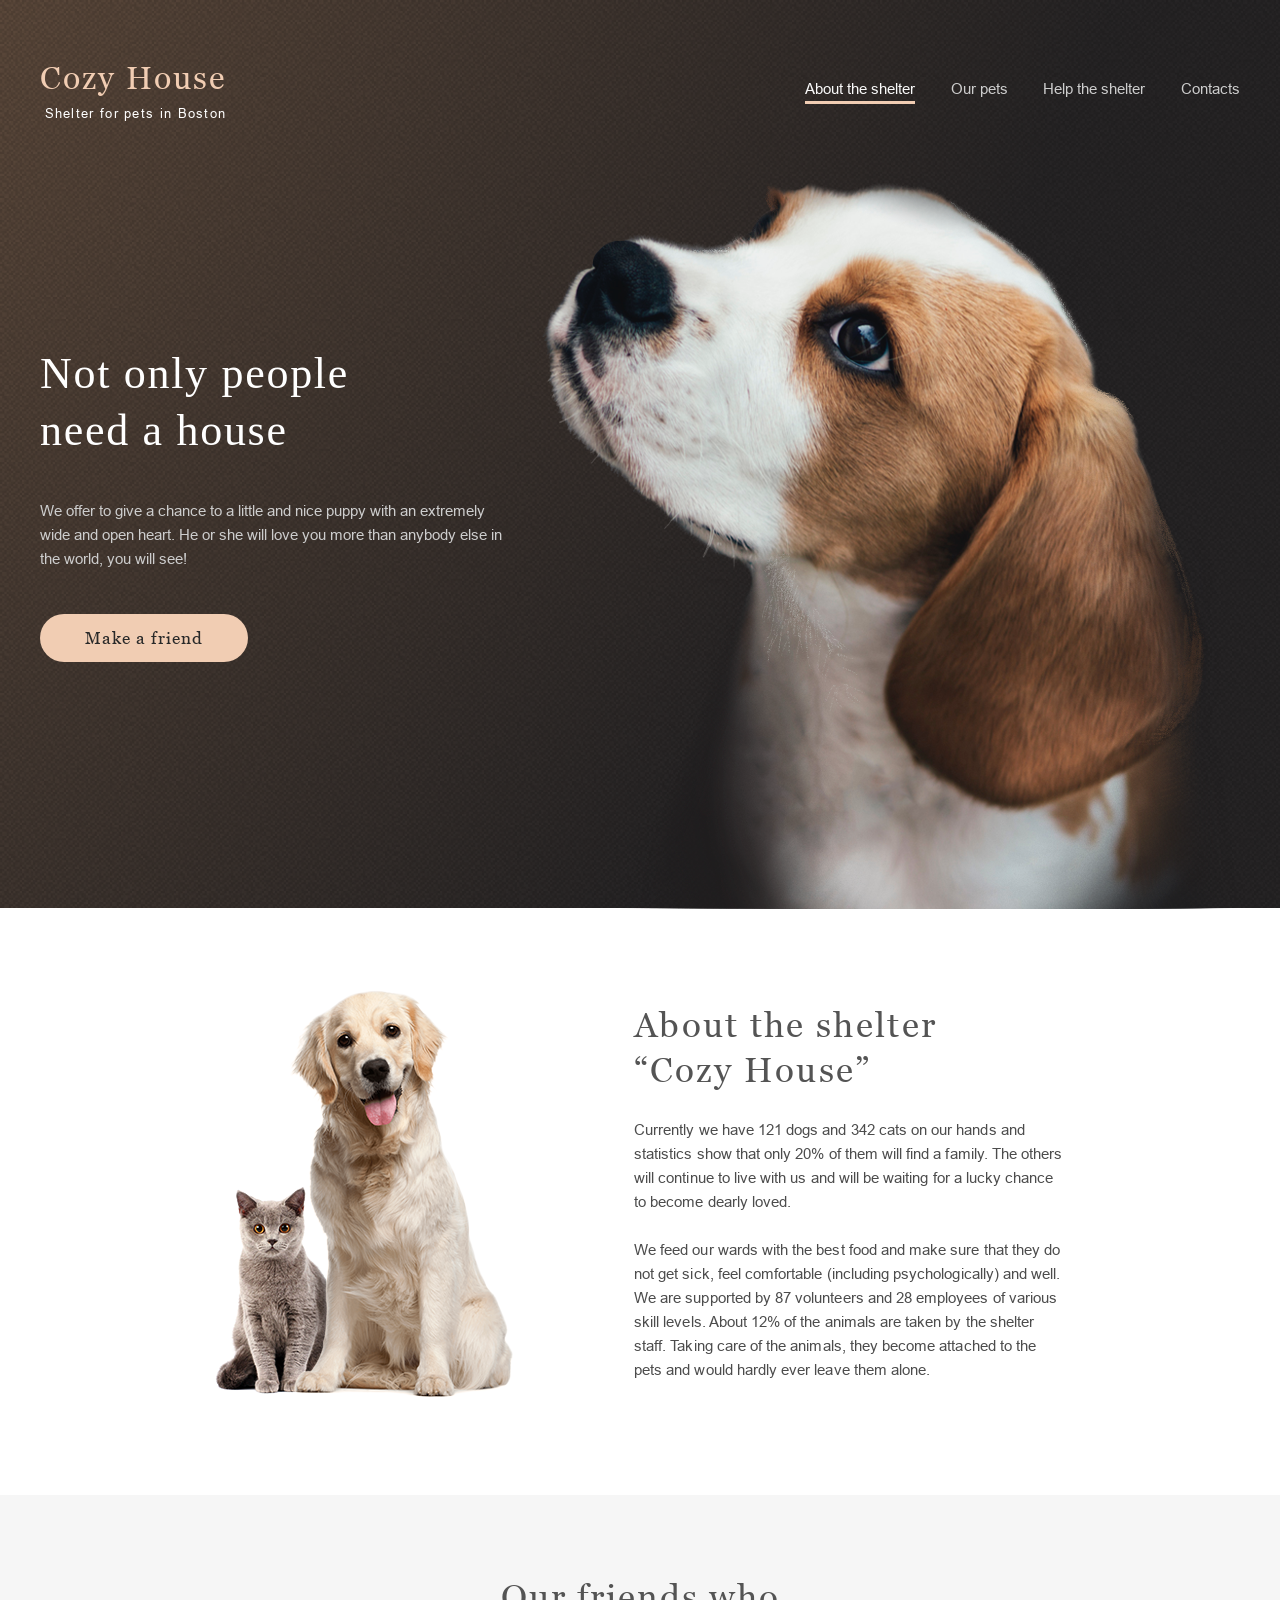
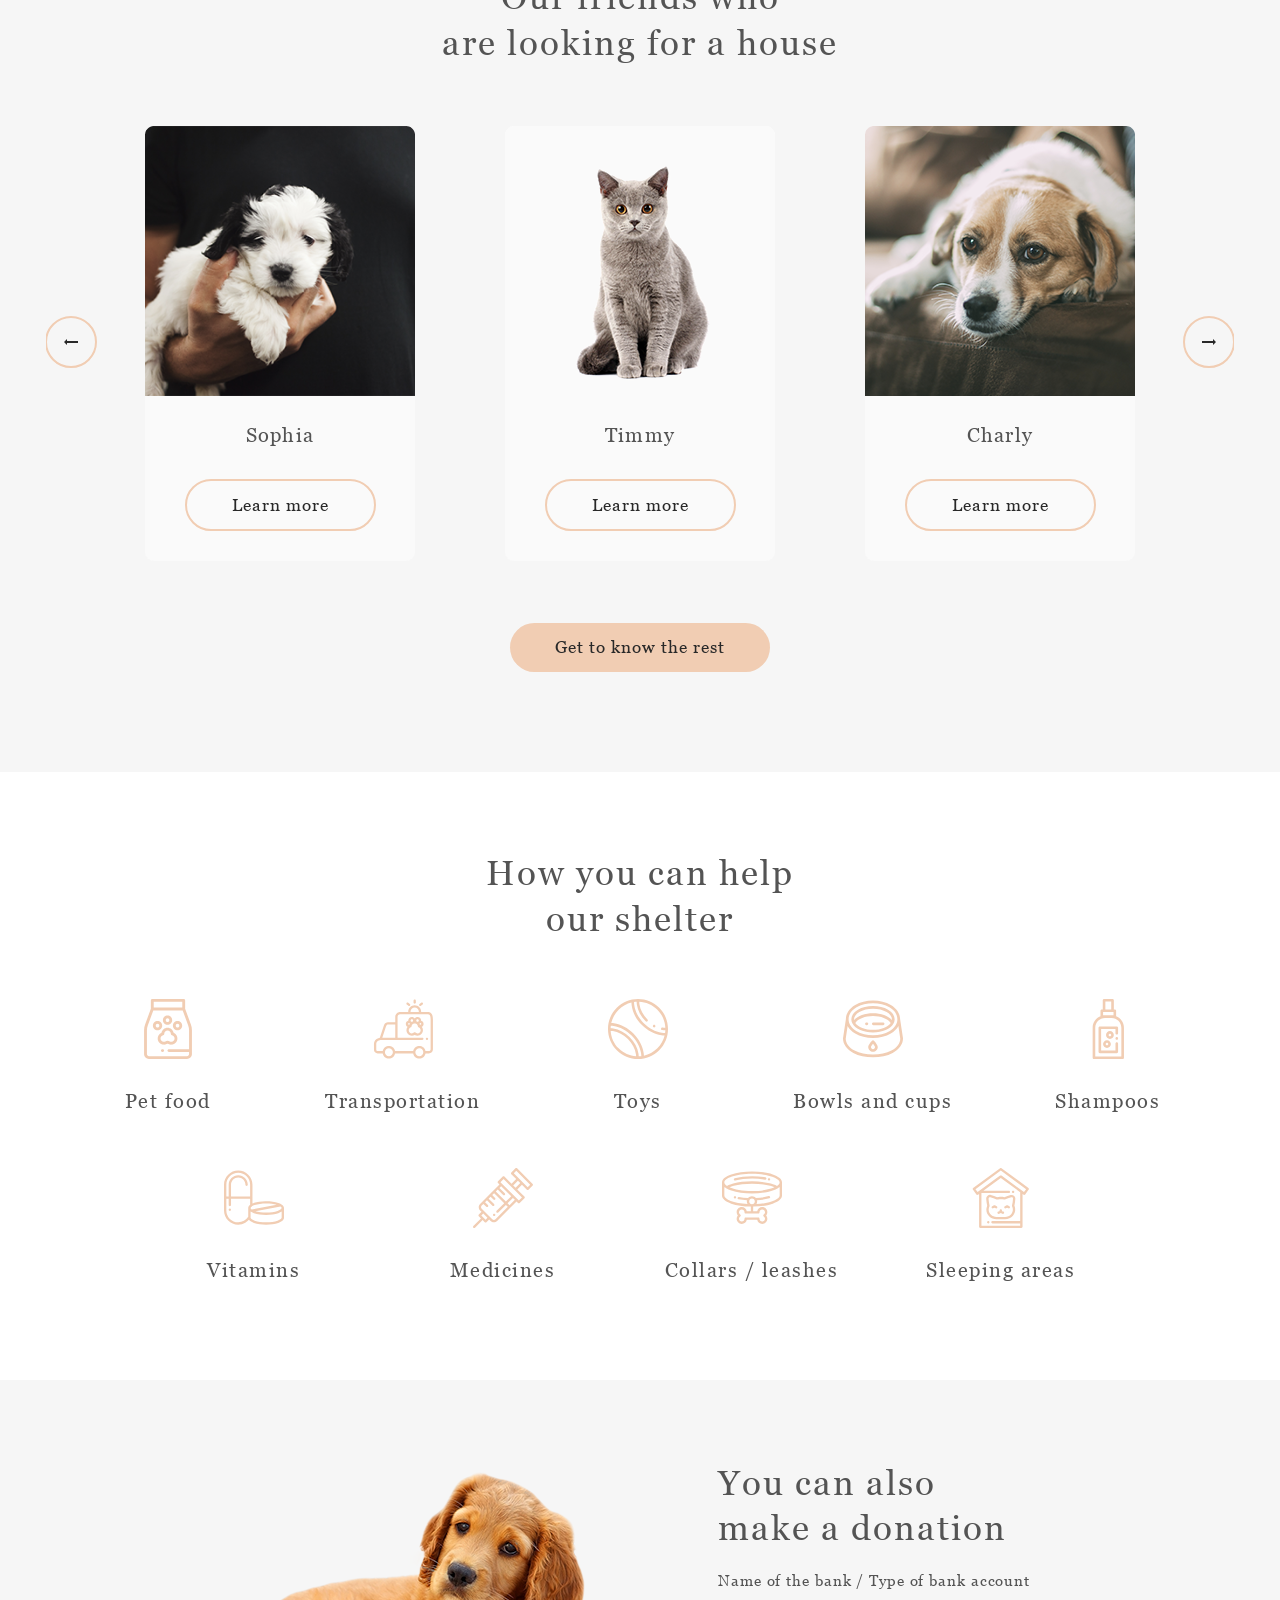
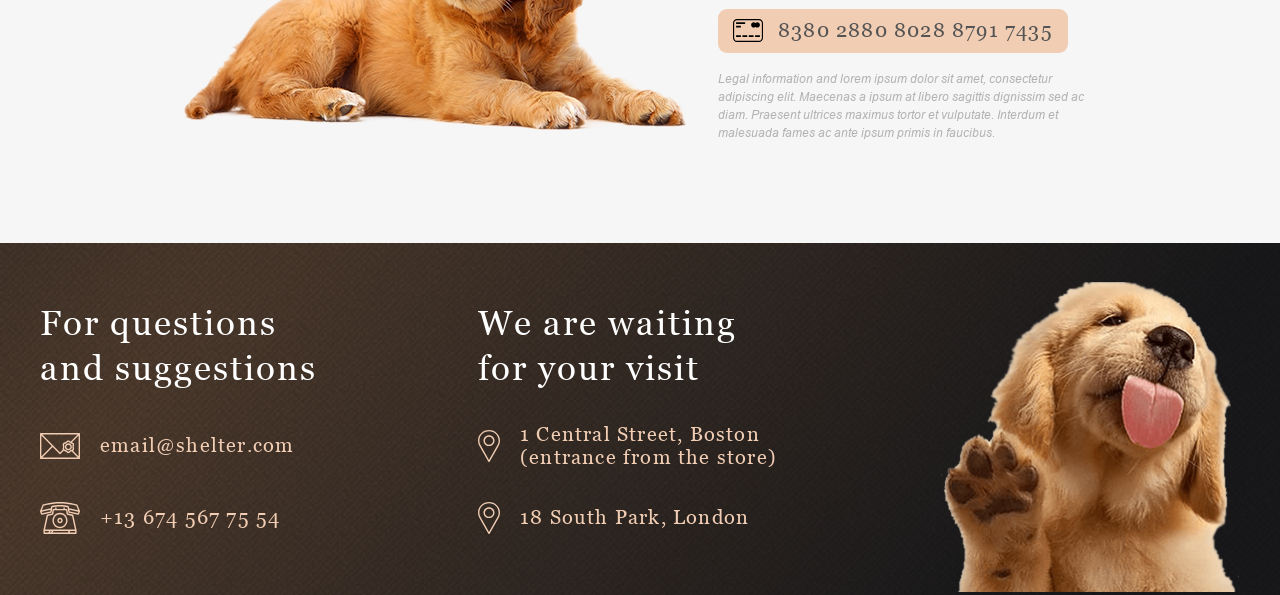
<file: shelter/pages/main/index.html>
<!DOCTYPE html>
<html lang="en">
<head>
    <meta charset="UTF-8">
    <meta http-equiv="X-UA-Compatible" content="IE=edge">
    <meta name="viewport" content="width=device-width, initial-scale=1.0">
    <title>Cozy House</title>
    <link rel="stylesheet" href="style.css">
    <script src="hamburger.js"></script>
</head>
<body>
    <header class="header">
        <div class="wrapper header__wrapper">
            <div class="logo">
                <a href="index.html">
                    <p><span class="logo__title">Cozy House</span><br> 
                    <div class="logo__subtitle">Shelter for pets in Boston</div></p>
                </a>
            </div> 
            <span class="hamburger" id="hamburger"> 
                <span class="hamburger__line"></span>
            </span>
            <nav class="header__navigation">
                <ul class="navigation"> 
                    <li class="navigation__link link_active"><a href="index.html">About the shelter</a></li>
                    <li class="navigation__link link_no-active"><a href="../pets/index.html">Our pets</a></li>
                    <li class="navigation__link link_no-active"><a href="#Help">Help the shelter</a></li>
                    <li class="navigation__link link_no-active"><a href="#Footer-contacts">Contacts</a></li>
                </ul>
            </nav>
            <nav id="header__navigation" class="burger-block">
                <div class="logo logo-burger">
                    <a href="index.html">
                        <p><span class="logo__title">Cozy House</span><br> 
                        <div class="logo__subtitle">Shelter for pets in Boston</div></p>
                    </a>
                </div> 
                <ul class="navigation" id="navigation"> 
                    <li class="navigation__link link_active" id="link_active"><a href="index.html">About the shelter</a></li>
                    <li class="navigation__link link_no-active" id="link_no_active_1"><a href="../pets/index.html">Our pets</a></li>
                    <li class="navigation__link link_no-active" id="link_no_active_2"><a href="index.html#Help">Help the shelter</a></li>
                    <li class="navigation__link link_no-active" id="link_no_active_3"><a href="index.html#Footer-contacts">Contacts</a></li>
                </ul>
            </nav>
        </div>
    </header>
    <main>
        <section class="promo" id="promo"> 
            <div class="wrapper promo__wrapper">    
                <div class="layout-2-column-promo" id="layout_2_column_promo">
                    <div class="start-content">
                        <h1 class="promo__title">Not only people<br>need a house</h1>
                        <p class="promo__subtitle">We offer to give a chance to a little and nice puppy with an extremely wide and open heart. He or she will love you more than anybody else in the world, you will see!</p>
                        <button class="promo__button" onclick="document.location='#Pets'">Make a friend</button>
                    </div>
                    <div class="puppy">
                        <img src="../../assets/images/puppy.png" alt="Puppy">
                    </div>
                </div>
            </div>
        </section>
        <section class="about">
            <div class="wrapper about__wrapper">
                <div class="layout-2-column-promo">
                    <div class="img-dogs"> 
                        <img src="../../assets/images/about-pets.png" alt="About pets">
                    </div>
                    <div class="about-description"> 
                        <h3 class="title about__title">About the shelter &ldquo;Cozy House&rdquo;</h3>
                        <p class="about__text about_text-1">Currently we have 121 dogs and 342 cats on our hands and statistics show that only 20% of them will find a family. The others will continue to live with us and will be waiting for a lucky chance to become dearly loved.</p>
                        <p class="about__text about_text-2">We feed our wards with the best food and make sure that they do not get sick, feel comfortable (including psychologically) and well. We are supported by 87 volunteers and 28 employees of various skill levels. About 12% of the animals are taken by the shelter staff. Taking care of the animals, they become attached to the pets and would hardly ever leave them alone.</p>
                    </div>
                </div>
                <div class="about-responsive">
                    <div class="img-dogs"> 
                        <img src="../../assets/images/about-pets.png" alt="About pets">
                    </div>
                    <div class="about-description"> 
                        <h3 class="title about__title">About the shelter &ldquo;Cozy House&rdquo;</h3>
                        <p class="about__text about_text-1">Currently we have 121 dogs and 342 cats on our hands and statistics show that only 20% of them will find a family. The others will continue to live with us and will be waiting for a lucky chance to become dearly loved.</p>
                        <p class="about__text about_text-2">We feed our wards with the best food and make sure that they do not get sick, feel comfortable (including psychologically) and well. We are supported by 87 volunteers and 28 employees of various skill levels. About 12% of the animals are taken by the shelter staff. Taking care of the animals, they become attached to the pets and would hardly ever leave them alone.</p>
                    </div>
                </div>
            </div>
        </section>
        <section id="Pets" class="pets"> 
            <div class="wrapper pets__wrapper">
                <h3 class="title pets__title">Our friends who<br>are looking for a house</h3> 
                <div class="swiper">
                    <div class="swiper-wrapper" id="swiper-wrapper">
                            <div class="swiper-slide" id="Katrine">
                                <img src="../../assets/images/pets-katrine.png" alt="Katrine">
                                <p class="pets__card-title">Katrine</p>
                                <button class="button button_card">Learn more</button>
                            </div>
                            <div class="swiper-slide" id="Jennifer">
                                <img src="../../assets/images/pets-jennifer.png" alt="Jennifer">
                                <p class="pets__card-title">Jennifer</p>
                                <button class="button button_card">Learn more</button>
                            </div>
                            <div class="swiper-slide" id="Woody">
                                <img src="../../assets/images/pets-woody.png" alt="Woody">
                                <p class="pets__card-title">Woody</p>
                                <button class="button button_card">Learn more</button>
                            </div>
                            <div class="swiper-slide" id="Sophia">
                                <img src="../../assets/images/pets-sophia.png" alt="Sophia">
                                <p class="pets__card-title">Sophia</p>
                                <button class="button button_card">Learn more</button>
                            </div>
                            <div class="swiper-slide" id="Timmy">
                                <img src="../../assets/images/pets-timmy.png" alt="Timmy">
                                <p class="pets__card-title">Timmy</p>
                                <button class="button button_card">Learn more</button>
                            </div>
                            <div class="swiper-slide" id="Charly">
                                <img src="../../assets/images/pets-charly.png" alt="Charly">
                                <p class="pets__card-title">Charly</p>
                                <button class="button button_card">Learn more</button>
                            </div>
                            <div class="swiper-slide" id="Scarlett">
                                <img src="../../assets/images/pets-scarlet.png" alt="Scarlett">
                                <p class="pets__card-title">Scarlett</p>
                                <button class="button button_card">Learn more</button>
                            </div>
                            <div class="swiper-slide" id="Freddie">
                                <img src="../../assets/images/pets-freddie.png" alt="Freddie">
                                <p class="pets__card-title">Freddie</p>
                                <button class="button button_card">Learn more</button>
                            </div>
                    </div>
                    <a class="swiper-button-prev slider__control slider__control_left slider__control_show prev" id="prev" role="button">
                        <svg class="arrow-icon">
                            <use xlink:href="scss/components/sprite.svg#arrow-left"></use>
                        </svg>
                    </a>
                    <a class="swiper-button-next slider__control slider__control_right slider__control_show next" id="next" role="button">
                        <svg class="arrow-icon">
                            <use xlink:href="scss/components/sprite.svg#arrow-right"></use>
                        </svg>
                    </a>
                    </div>
                <div class="pets-button">
                    <button class="button button_pets" onclick="document.location='../pets/index.html'">Get to know the rest</button>
                </div>
            </div>
        </section>
        <section id="Help" class="help">
            <div class="wrapper help__wrapper">
                <h3 class="title help__title">How you can help our shelter</h3>
                <div class="list">
                    <div class="first-row">
                        <div class="list__item">
                            <svg class="list_icon">
                                <use xlink:href="scss/components/sprite.svg#pet-food"></use>
                            </svg>
                            <h4 class="list__title">Pet food</h4>
                        </div>
                        <div class="list__item">
                            <svg class="list_icon">
                                <use xlink:href="scss/components/sprite.svg#transportation"></use>
                            </svg>
                            <h4 class="list__title">Transportation</h4>
                        </div>
                        <div class="list__item">
                            <svg class="list_icon">
                                <use xlink:href="scss/components/sprite.svg#toys"></use>
                            </svg>
                            <h4 class="list__title">Toys</h4>
                        </div>
                        <div class="list__item">
                            <svg class="list_icon">
                                <use xlink:href="scss/components/sprite.svg#bowls"></use>
                            </svg>
                            <h4 class="list__title">Bowls and cups</h4>
                        </div>
                        <div class="list__item">
                            <svg class="list_icon">
                                <use xlink:href="scss/components/sprite.svg#shampoos"></use>
                            </svg>
                            <h4 class="list__title">Shampoos</h4>
                        </div>
                    </div>
                    <div class="second-row">
                        <div class="list__item">
                            <svg class="list_icon">
                                <use xlink:href="scss/components/sprite.svg#vitamins"></use>
                            </svg>
                            <h4 class="list__title">Vitamins</h4>
                        </div>
                        <div class="list__item">
                            <svg class="list_icon">
                                <use xlink:href="scss/components/sprite.svg#medicines"></use>
                            </svg>
                            <h4 class="list__title">Medicines</h4>
                        </div>
                        <div class="list__item">
                            <svg class="list_icon">
                                <use xlink:href="scss/components/sprite.svg#collars"></use>
                            </svg>
                            <h4 class="list__title">Collars / leashes</h4>
                        </div>
                        <div class="list__item">
                            <svg class="list_icon">
                                <use xlink:href="scss/components/sprite.svg#sleeping"></use>
                            </svg>
                            <h4 class="list__title">Sleeping areas</h4>
                        </div>
                    </div>
                    <div class="help-responsive-grid">
                        <div class="list__item">
                            <svg class="list_icon">
                                <use xlink:href="scss/components/sprite.svg#pet-food"></use>
                            </svg>
                            <h4 class="list__title">Pet food</h4>
                        </div>
                        <div class="list__item">
                            <svg class="list_icon">
                                <use xlink:href="scss/components/sprite.svg#transportation"></use>
                            </svg>
                            <h4 class="list__title">Transportation</h4>
                        </div>
                        <div class="list__item">
                            <svg class="list_icon">
                                <use xlink:href="scss/components/sprite.svg#toys"></use>
                            </svg>
                            <h4 class="list__title">Toys</h4>
                        </div>
                        <div class="list__item">
                            <svg class="list_icon">
                                <use xlink:href="scss/components/sprite.svg#bowls"></use>
                            </svg>
                            <h4 class="list__title">Bowls and cups</h4>
                        </div>
                        <div class="list__item">
                            <svg class="list_icon">
                                <use xlink:href="scss/components/sprite.svg#shampoos"></use>
                            </svg>
                            <h4 class="list__title">Shampoos</h4>
                        </div>
                        <div class="list__item">
                            <svg class="list_icon">
                                <use xlink:href="scss/components/sprite.svg#vitamins"></use>
                            </svg>
                            <h4 class="list__title">Vitamins</h4>
                        </div>
                        <div class="list__item">
                            <svg class="list_icon">
                                <use xlink:href="scss/components/sprite.svg#medicines"></use>
                            </svg>
                            <h4 class="list__title">Medicines</h4>
                        </div>
                        <div class="list__item">
                            <svg class="list_icon">
                                <use xlink:href="scss/components/sprite.svg#collars"></use>
                            </svg>
                            <h4 class="list__title">Collars / leashes</h4>
                        </div>
                        <div class="list__item">
                            <svg class="list_icon">
                                <use xlink:href="scss/components/sprite.svg#sleeping"></use>
                            </svg>
                            <h4 class="list__title">Sleeping areas</h4>
                        </div>
                    </div>
                </div>
            </div>
        </section>
        <section class="donation">
            <div class="wrapper donation__wrapper">
                <div class="layout-2-column-donation">
                    <div class="donation-img"> 
                        <img src="../../assets/images/donation-dog.png" alt="Donation dog">
                    </div>
                    <div class="info-donation"> 
                        <div class="donation-block">
                            <h3 class="title donation__title">You can also make a donation</h3>
                            <h5 class="donation__subtitile">Name of the bank / Type of bank account</h5>
                            <div class="credit-card">
                                    <svg class="card_icon">
                                        <use xlink:href="scss/components/sprite.svg#card"></use>
                                    </svg>
                                    <h4 class="card_number"><a href="#">8380 2880 8028 8791 7435</a></h4>
                            </div>
                            <p class="legal-info">Legal information and lorem ipsum dolor sit amet, consectetur adipiscing elit. Maecenas a ipsum at libero sagittis dignissim sed ac diam. Praesent ultrices maximus tortor et vulputate. Interdum et malesuada fames ac ante ipsum primis in faucibus.</p>
                        </div>
                    </div>
                </div>
            </div>
        </section>
    </main>
    <footer id="Footer-contacts" class="footer">
        <div class="wrapper footer__wrapper">
            <div class="layout-3-column-footer">
                <div class="footer-contacts">
                    <h3 class="title footer__title">For questions and suggestions</h3>
                    <div class="footer-mail">
                        <svg class="footer_icon">
                            <use xlink:href="scss/components/sprite.svg#mail"></use>
                        </svg>
                        <a class="footer__link" href="mailto:email@shelter.com">email@shelter.com</a>
                    </div>
                    <div class="footer-phone">
                        <svg class="footer_icon">
                            <use xlink:href="scss/components/sprite.svg#phone"></use>
                        </svg>
                        <a class="footer__link" href="tel:+13 674 567 75 54">+13 674 567 75 54</a>
                    </div>
                </div>
                <div class="footer-locations">
                    <h3 class="title footer__title">We are waiting for your visit</h3>
                    <div class="location-1">
                        <svg class="footer_icon-location">
                            <use xlink:href="scss/components/sprite.svg#location"></use>
                        </svg>
                        <a class="footer__link" target="_blank" href="https://goo.gl/maps/TxNYmaGzVCP6gg3R8">1 Central Street, Boston<br>(entrance from the store)</a>
                    </div>
                    <div class="location-2">
                        <svg class="footer_icon-location">
                            <use xlink:href="scss/components/sprite.svg#location"></use>
                        </svg>
                        <a class="footer__link" target="_blank" href="https://goo.gl/maps/k3iN3ZMU3q9M79cC9">18 South Park, London</a>
                    </div>
                </div>
                <div class="footer-image">
                    <img src="../../assets/images/footer-puppy.png" alt="Footer puppy">
                </div>
            </div>
        </div>
    </footer>

    <div id="popup" class="popup">
        <div class="popup__body">
            <span class="popup__close">
                <svg class="popup__vector">
                    <use xlink:href="scss/components/sprite.svg#close-vector"></use>
                </svg>
            </span>
            <div class="popup__content">
                <div class="popup__layout">
                    <div class="popup__img"><img></div>
                    <div class="text__content">
                        <div class="popup__title" popup-info="name"></div>
                        <div class="subtitle">
                            <span class="popup__subtitle" popup-info="type"></span >
                            <span>-</span>
                            <span class="popup__subtitle" popup-info="breed"></span >
                        </div>
                        <div class="popup__text" popup-info="description"></div>
                        <ul class="popup-list">
                            <li class="popup-point" popup-info="age"><b>Age:</b></li>
                            <li class="popup-point" popup-info="inoculations"></li>
                            <li class="popup-point" popup-info="diseases"></li>
                            <li class="popup-point" popup-info="parasites"></li>
                        </ul>
                    </div>
                </div>
            </div>
        </div>
    </div>

    <script src="hamburger.js"></script>
    <script src="popup.js"></script>
    <script src="carousel.js"></script> 
</body>
</html>
</file>
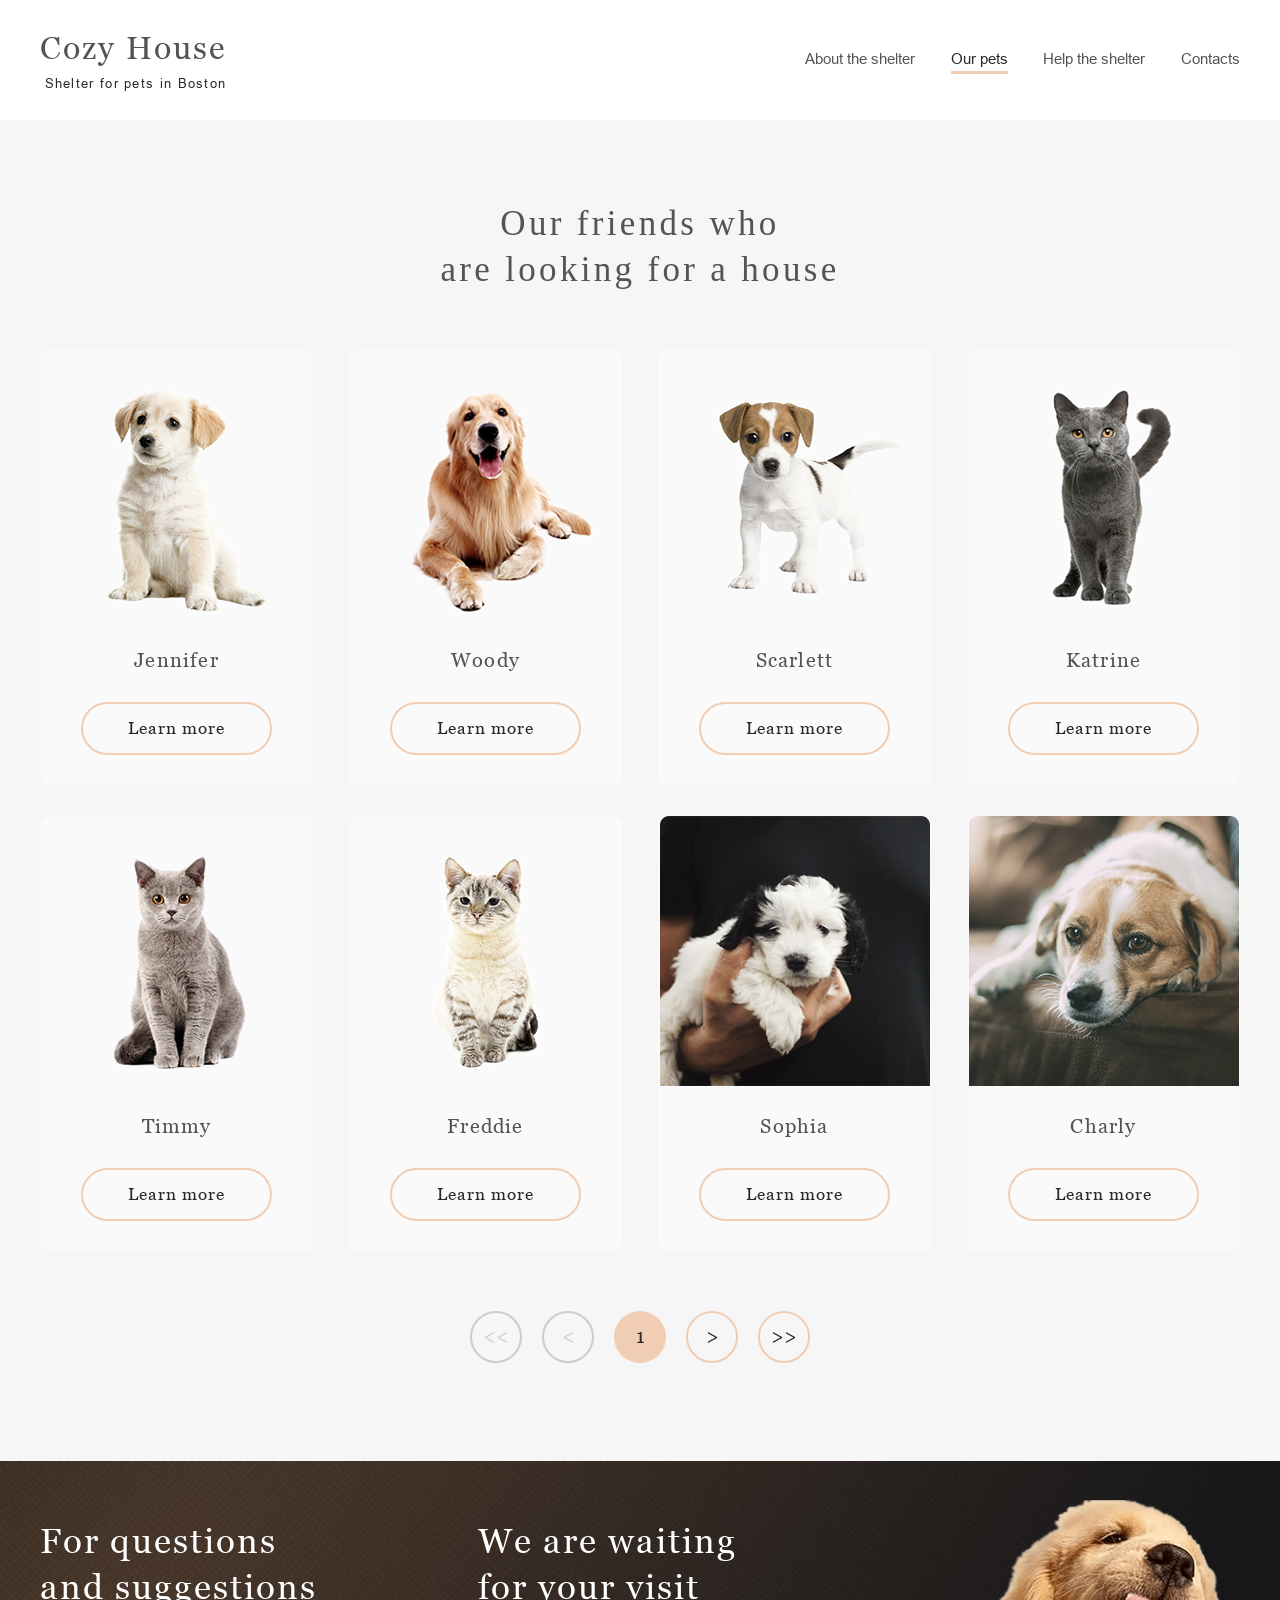
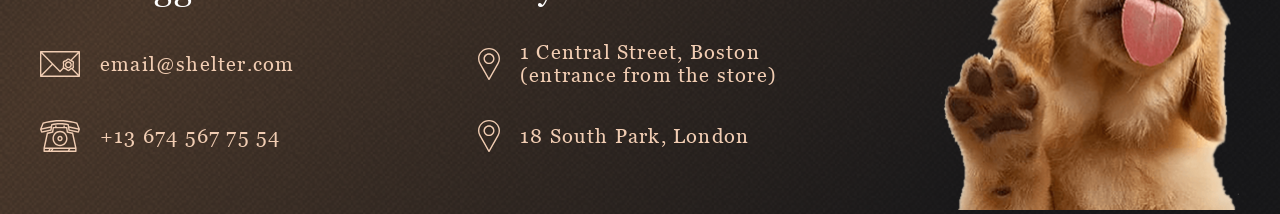
<file: shelter/pages/pets/index.html>
<!DOCTYPE html>
<html lang="en">
<head>
    <meta charset="UTF-8">
    <meta http-equiv="X-UA-Compatible" content="IE=edge">
    <meta name="viewport" content="width=device-width, initial-scale=1.0">
    <title>Our Pets</title>
    <link rel="stylesheet" href="style-pets.css">
</head>
<body>
    <header class="header" id="myHeader">
        <div class="wrapper header__wrapper">
            <div class="logo">
                <a href="../main/index.html">
                    <p><span class="logo__title">Cozy House</span><br> 
                    <div class="logo__subtitle">Shelter for pets in Boston</div></p>
                </a>
            </div> 
            <span class="hamburger" id="hamburger">
                <span class="hamburger__line"></span>
            </span>
            <nav class="header__navigation">
                <ul class="navigation">
                    <li class="navigation__link link_no-active"><a href="../main/index.html">About the shelter</a></li>
                    <li class="navigation__link link_active"><a href="#">Our pets</a></li>
                    <li class="navigation__link link_no-active"><a href="../main/index.html#Help">Help the shelter</a></li>
                    <li class="navigation__link link_no-active"><a href="#Footer-contacts">Contacts</a></li>
                </ul>
            </nav>
            <nav id="header__navigation">
                <ul class="navigation" id="navigation"> 
                    <li class="navigation__link link_no-active" id="link_active"><a href="../main/index.html">About the shelter</a></li>
                    <li class="navigation__link link_active" id="link_no_active_1"><a href="#">Our pets</a></li>
                    <li class="navigation__link link_no-active" id="link_no_active_2"><a href="../main/index.html#Help">Help the shelter</a></li>
                    <li class="navigation__link link_no-active" id="link_no_active_3"><a href="#Footer-contacts">Contacts</a></li>
                </ul>
            </nav>
        </div>
    </header>
    <main>
        <section class="pets" id="promo"> 
            <div class="wrapper pets__wrapper" id="layout_2_column_promo">
                <h1 class="title pets__title">Our friends who<br>are looking for a house</h1> 
                <div id="pagination-wrapper">
                    <div class="pets-container" id="listPets">
                        <div class="pets__item" id="Katrine">
                            <img src="../../assets/images/pets-katrine.png" alt="Katrine">
                            <p class="pets__card-title">Katrine</p>
                            <button class="button button_card">Learn more</button>
                        </div>
                        <div class="pets__item" id="Jennifer">
                            <img src="../../assets/images/pets-jennifer.png" alt="Jennifer">
                            <p class="pets__card-title">Jennifer</p>
                            <button class="button button_card">Learn more</button>
                        </div>
                        <div class="pets__item" id="Woody">
                            <img src="../../assets/images/pets-woody.png" alt="Woody">
                            <p class="pets__card-title">Woody</p>
                            <button class="button button_card">Learn more</button>
                        </div>
                        <div class="pets__item" id="Sophia">
                            <img src="../../assets/images/pets-sophia.png" alt="Sophia">
                            <p class="pets__card-title">Sophia</p>
                            <button class="button button_card">Learn more</button>
                        </div>
                        <div class="pets__item" id="Timmy">
                            <img src="../../assets/images/pets-timmy.png" alt="Timmy">
                            <p class="pets__card-title">Timmy</p>
                            <button class="button button_card">Learn more</button>
                        </div>
                        <div class="pets__item" id="Charly">
                            <img src="../../assets/images/pets-charly.png" alt="Charly">
                            <p class="pets__card-title">Charly</p>
                            <button class="button button_card">Learn more</button>
                        </div>
                        <div class="pets__item" id="Scarlett">
                            <img src="../../assets/images/pets-scarlet.png" alt="Scarlett">
                            <p class="pets__card-title">Scarlett</p>
                            <button class="button button_card">Learn more</button>
                        </div>
                        <div class="pets__item" id="Freddie">
                            <img src="../../assets/images/pets-freddie.png" alt="Freddie">
                            <p class="pets__card-title">Freddie</p>
                            <button class="button button_card">Learn more</button>
                        </div>
                    </div>
                </div>
                <div class="control-paginator" id="control-paginator">
                    <a class="button_paginator" role="button" id="btn_firstPets">
                        <div>&lt;&lt;</div>
                    </a>
                    <a class="button_paginator" id="btn_prevPets" role="button">
                        <div>&lt;</div>
                    </a>
                    <a class="button_paginator_active" role="button">
                        <div class="button_numbered" id="petsIndicator">1</div>
                    </a>
                    <a class="button_paginator" id="btn_nextPets" role="button">
                        <div>&gt;</div>
                    </a>
                    <a class="button_paginator" role="button" id="btn_lastPets">
                        <div>&gt;&gt;</div>
                    </a>
                </div>
            </div>
        </section>
    </main>
    <footer id="Footer-contacts" class="footer">
        <div class="wrapper footer__wrapper">
            <div class="layout-3-column-footer">
                <div class="footer-contacts">
                    <h3 class="title footer__title">For questions and suggestions</h3>
                    <div class="footer-mail">
                        <svg class="footer_icon">
                            <use xlink:href="scss/components/sprite.svg#mail"></use>
                        </svg>
                        <a class="footer__link" href="mailto:email@shelter.com">email@shelter.com</a>
                    </div>
                    <div class="footer-phone">
                        <svg class="footer_icon">
                            <use xlink:href="scss/components/sprite.svg#phone"></use>
                        </svg>
                        <a class="footer__link" href="tel:+13 674 567 75 54">+13 674 567 75 54</a>
                    </div>
                </div>
                <div class="footer-locations">
                    <h3 class="title footer__title title_location">We are waiting for your visit</h3>
                    <div class="location-1">
                        <svg class="footer_icon-location">
                            <use xlink:href="scss/components/sprite.svg#location"></use>
                        </svg>
                        <a class="footer__link" target="_blank" href="https://goo.gl/maps/TxNYmaGzVCP6gg3R8">1 Central Street, Boston<br>(entrance from the store)</a>
                    </div>
                    <div class="location-2">
                        <svg class="footer_icon-location">
                            <use xlink:href="scss/components/sprite.svg#location"></use>
                        </svg>
                        <a class="footer__link" target="_blank" href="https://goo.gl/maps/k3iN3ZMU3q9M79cC9">18 South Park, London</a>
                    </div>
                </div>
                <div class="footer-image">
                    <img src="../../assets/images/footer-puppy.png" alt="Footer puppy">
                </div>
            </div>
        </div>
    </footer>

    <div id="popup" class="popup">
        <div class="popup__body">
            <span class="popup__close">
                <svg class="popup__vector">
                    <use xlink:href="scss/components/sprite.svg#close-vector"></use>
                </svg>
            </span>
            <div class="popup__content">
                <div class="popup__layout">
                    <div class="popup__img"><img></div>
                    <div class="text__content">
                        <div class="popup__title" popup-info="name"></div>
                        <div class="subtitle">
                            <span class="popup__subtitle" popup-info="type"></span >
                            <span>-</span>
                            <span class="popup__subtitle" popup-info="breed"></span >
                        </div>
                        <div class="popup__text" popup-info="description"></div>
                        <ul class="popup-list">
                            <li class="popup-point" popup-info="age"><b>Age:</b></li>
                            <li class="popup-point" popup-info="inoculations"></li>
                            <li class="popup-point" popup-info="diseases"></li>
                            <li class="popup-point" popup-info="parasites"></li>
                        </ul>
                    </div>
                </div>
            </div>
        </div>
    </div>

    <script src="hamburger.js"></script>
    <script src="header.js"></script>
    <script src="popup.js"></script>
    <script src="pag.js"></script>
</body>
</html>
</file>
<file: shelter/pages/pets/style-pets.css>
/*! normalize-scss | MIT/GPLv2 License | bit.ly/normalize-scss */
/* Document
       ========================================================================== */
/**
     * 1. Correct the line height in all browsers.
     * 2. Prevent adjustments of font size after orientation changes in
     *    IE on Windows Phone and in iOS.
     */
html {
  line-height: 1.15;
  /* 1 */
  -ms-text-size-adjust: 100%;
  /* 2 */
  -webkit-text-size-adjust: 100%;
  /* 2 */
}

/* Sections
       ========================================================================== */
/**
     * Remove the margin in all browsers (opinionated).
     */
body {
  margin: 0;
}

/**
     * Add the correct display in IE 9-.
     */
article,
aside,
footer,
header,
nav,
section {
  display: block;
}

/**
     * Correct the font size and margin on `h1` elements within `section` and
     * `article` contexts in Chrome, Firefox, and Safari.
     */
h1 {
  font-size: 2em;
  margin: 0.67em 0;
}

/* Grouping content
       ========================================================================== */
/**
     * Add the correct display in IE 9-.
     */
figcaption,
figure {
  display: block;
}

/**
     * Add the correct margin in IE 8.
     */
figure {
  margin: 1em 40px;
}

/**
     * 1. Add the correct box sizing in Firefox.
     * 2. Show the overflow in Edge and IE.
     */
hr {
  -webkit-box-sizing: content-box;
          box-sizing: content-box;
  /* 1 */
  height: 0;
  /* 1 */
  overflow: visible;
  /* 2 */
}

/**
     * Add the correct display in IE.
     */
main {
  display: block;
}

/**
     * 1. Correct the inheritance and scaling of font size in all browsers.
     * 2. Correct the odd `em` font sizing in all browsers.
     */
pre {
  font-family: monospace, monospace;
  /* 1 */
  font-size: 1em;
  /* 2 */
}

/* Links
       ========================================================================== */
/**
     * 1. Remove the gray background on active links in IE 10.
     * 2. Remove gaps in links underline in iOS 8+ and Safari 8+.
     */
a {
  background-color: transparent;
  /* 1 */
  -webkit-text-decoration-skip: objects;
  /* 2 */
}

/* Text-level semantics
       ========================================================================== */
/**
     * 1. Remove the bottom border in Chrome 57- and Firefox 39-.
     * 2. Add the correct text decoration in Chrome, Edge, IE, Opera, and Safari.
     */
abbr[title] {
  border-bottom: none;
  /* 1 */
  text-decoration: underline;
  /* 2 */
  -webkit-text-decoration: underline dotted;
          text-decoration: underline dotted;
  /* 2 */
}

/**
     * Prevent the duplicate application of `bolder` by the next rule in Safari 6.
     */
b,
strong {
  font-weight: inherit;
}

/**
     * Add the correct font weight in Chrome, Edge, and Safari.
     */
b,
strong {
  font-weight: bolder;
}

/**
     * 1. Correct the inheritance and scaling of font size in all browsers.
     * 2. Correct the odd `em` font sizing in all browsers.
     */
code,
kbd,
samp {
  font-family: monospace, monospace;
  /* 1 */
  font-size: 1em;
  /* 2 */
}

/**
     * Add the correct font style in Android 4.3-.
     */
dfn {
  font-style: italic;
}

/**
     * Add the correct background and color in IE 9-.
     */
mark {
  background-color: #ff0;
  color: #000;
}

/**
     * Add the correct font size in all browsers.
     */
small {
  font-size: 80%;
}

/**
     * Prevent `sub` and `sup` elements from affecting the line height in
     * all browsers.
     */
sub,
sup {
  font-size: 75%;
  line-height: 0;
  position: relative;
  vertical-align: baseline;
}

sub {
  bottom: -0.25em;
}

sup {
  top: -0.5em;
}

/* Embedded content
       ========================================================================== */
/**
     * Add the correct display in IE 9-.
     */
audio,
video {
  display: inline-block;
}

/**
     * Add the correct display in iOS 4-7.
     */
audio:not([controls]) {
  display: none;
  height: 0;
}

/**
     * Remove the border on images inside links in IE 10-.
     */
img {
  border-style: none;
}

/**
     * Hide the overflow in IE.
     */
svg:not(:root) {
  overflow: hidden;
}

/* Forms
       ========================================================================== */
/**
     * 1. Change the font styles in all browsers (opinionated).
     * 2. Remove the margin in Firefox and Safari.
     */
button,
input,
optgroup,
select,
textarea {
  font-family: sans-serif;
  /* 1 */
  font-size: 100%;
  /* 1 */
  line-height: 1.15;
  /* 1 */
  margin: 0;
  /* 2 */
}

/**
     * Show the overflow in IE.
     */
button {
  overflow: visible;
}

/**
     * Remove the inheritance of text transform in Edge, Firefox, and IE.
     * 1. Remove the inheritance of text transform in Firefox.
     */
button,
select {
  /* 1 */
  text-transform: none;
}

/**
     * 1. Prevent a WebKit bug where (2) destroys native `audio` and `video`
     *    controls in Android 4.
     * 2. Correct the inability to style clickable types in iOS and Safari.
     */
button,
html [type="button"],
[type="reset"],
[type="submit"] {
  -webkit-appearance: button;
  /* 2 */
}

button,
[type="button"],
[type="reset"],
[type="submit"] {
  /**
       * Remove the inner border and padding in Firefox.
       */
  /**
       * Restore the focus styles unset by the previous rule.
       */
}

button::-moz-focus-inner,
[type="button"]::-moz-focus-inner,
[type="reset"]::-moz-focus-inner,
[type="submit"]::-moz-focus-inner {
  border-style: none;
  padding: 0;
}

button:-moz-focusring,
[type="button"]:-moz-focusring,
[type="reset"]:-moz-focusring,
[type="submit"]:-moz-focusring {
  outline: 1px dotted ButtonText;
}

/**
     * Show the overflow in Edge.
     */
input {
  overflow: visible;
}

/**
     * 1. Add the correct box sizing in IE 10-.
     * 2. Remove the padding in IE 10-.
     */
[type="checkbox"],
[type="radio"] {
  -webkit-box-sizing: border-box;
          box-sizing: border-box;
  /* 1 */
  padding: 0;
  /* 2 */
}

/**
     * Correct the cursor style of increment and decrement buttons in Chrome.
     */
[type="number"]::-webkit-inner-spin-button,
[type="number"]::-webkit-outer-spin-button {
  height: auto;
}

/**
     * 1. Correct the odd appearance in Chrome and Safari.
     * 2. Correct the outline style in Safari.
     */
[type="search"] {
  -webkit-appearance: textfield;
  /* 1 */
  outline-offset: -2px;
  /* 2 */
  /**
       * Remove the inner padding and cancel buttons in Chrome and Safari on macOS.
       */
}

[type="search"]::-webkit-search-cancel-button, [type="search"]::-webkit-search-decoration {
  -webkit-appearance: none;
}

/**
     * 1. Correct the inability to style clickable types in iOS and Safari.
     * 2. Change font properties to `inherit` in Safari.
     */
::-webkit-file-upload-button {
  -webkit-appearance: button;
  /* 1 */
  font: inherit;
  /* 2 */
}

/**
     * Correct the padding in Firefox.
     */
fieldset {
  padding: 0.35em 0.75em 0.625em;
}

/**
     * 1. Correct the text wrapping in Edge and IE.
     * 2. Correct the color inheritance from `fieldset` elements in IE.
     * 3. Remove the padding so developers are not caught out when they zero out
     *    `fieldset` elements in all browsers.
     */
legend {
  -webkit-box-sizing: border-box;
          box-sizing: border-box;
  /* 1 */
  display: table;
  /* 1 */
  max-width: 100%;
  /* 1 */
  padding: 0;
  /* 3 */
  color: inherit;
  /* 2 */
  white-space: normal;
  /* 1 */
}

/**
     * 1. Add the correct display in IE 9-.
     * 2. Add the correct vertical alignment in Chrome, Firefox, and Opera.
     */
progress {
  display: inline-block;
  /* 1 */
  vertical-align: baseline;
  /* 2 */
}

/**
     * Remove the default vertical scrollbar in IE.
     */
textarea {
  overflow: auto;
}

/* Interactive
       ========================================================================== */
/*
     * Add the correct display in Edge, IE, and Firefox.
     */
details {
  display: block;
}

/*
     * Add the correct display in all browsers.
     */
summary {
  display: list-item;
}

/*
     * Add the correct display in IE 9-.
     */
menu {
  display: block;
}

/* Scripting
       ========================================================================== */
/**
     * Add the correct display in IE 9-.
     */
canvas {
  display: inline-block;
}

/**
     * Add the correct display in IE.
     */
template {
  display: none;
}

/* Hidden
       ========================================================================== */
/**
     * Add the correct display in IE 10-.
     */
[hidden] {
  display: none;
}

h3, h4, .button_paginator_inactive, .button_paginator_active, .button_paginator, h5, .pets__card-title, button, .text__content, .footer__link, header .header__wrapper .logo a .logo__title {
  font-family: 'Georgia-Regular', Georgia, serif;
}

header .header__wrapper .logo a .logo__subtitle, header .header__wrapper .navigation .navigation__link {
  font-family: 'Arial-Regular', Helvetica, sans-serif;
}

button:hover, .promo__button:hover, .button_paginator:hover {
  cursor: pointer;
}

header .header__wrapper .navigation .link_active a, header .header__wrapper .navigation .link_no-active a:hover {
  color: #292929;
  border: 3px solid #F1CDB3;
  border-left: none;
  border-right: none;
  border-top: none;
  padding-bottom: 4px;
}

.button_paginator_inactive, .button_paginator_active, .button_paginator {
  display: -ms-grid;
  display: grid;
  -webkit-box-align: center;
      -ms-flex-align: center;
          align-items: center;
  -webkit-box-sizing: border-box;
          box-sizing: border-box;
  border-radius: 100px;
  height: 52px;
  width: 52px;
}

.pets-container .pets__item:hover {
  background-color: rgba(245, 240, 240, 0.562);
  -webkit-box-shadow: -1px 8px 13px -1px rgba(0, 0, 0, 0.08);
          box-shadow: -1px 8px 13px -1px rgba(0, 0, 0, 0.08);
  cursor: pointer;
}

.pets-container .pets__item:hover .button_card {
  background-color: #F1CDB3;
}

@font-face {
  font-family: 'Georgia-Regular';
  src: url("../../assets/fonts/GeorgiaReg/georgia.eot");
  src: local("Georgia-Regular"), local("Georgia Regular"), url("../../assets/fonts/GeorgiaReg/georgia.eot?#iefix") format("embedded-opentype"), url("../../assets/fonts/GeorgiaReg/Georgia.ttf") format("truetype"), url("../../assets/fonts/GeorgiaReg/Georgia.woff") format("woff"), url("../../assets/fonts/GeorgiaReg/georgia.woff2") format("woff2");
  font-style: normal;
}

@font-face {
  font-family: 'Georgia-Italic';
  src: url("../../assets/fonts/Georgia_Italic/Georgia_Italic.eot");
  src: local("Georgia-Italic"), local("Georgia Italic"), url("../../assets/fonts/Georgia_Italic/Georgia_Italic.eot?#iefix") format("embedded-opentype"), url("../../assets/fonts/Georgia_Italic/Georgia-Italic.ttf") format("truetype"), url("../../assets/fonts/Georgia_Italic/Georgia-Italic.woff") format("woff"), url("../../assets/fonts/Georgia_Italic/Georgia_Italic.woff2") format("woff2");
  font-style: italic;
}

@font-face {
  font-family: 'Arial-italic';
  src: url("../../assets/fonts/Arialitalic/Arialitalic.eot");
  src: local("Arial-italic"), local("Arial italic"), url("../../assets/fonts/Arialitalic/Arialitalic.eot?#iefix") format("embedded-opentype"), url("../../assets/fonts/Arialitalic/Arial-ItalicMT.ttf") format("truetype"), url("../../assets/fonts/Arialitalic/Arial-ItalicMT.woff") format("woff"), url("../../assets/fonts/Arialitalic/Arialitalic.woff2") format("woff2");
  font-style: italic;
}

@font-face {
  font-family: 'Arial-Regular';
  src: url("../../assets/fonts/ArialRegular/ArialRegular.eot");
  src: local("Arial-Regular"), local("Arial Regular"), url("../../assets/fonts/ArialRegular/ArialRegular.eot?#iefix") format("embedded-opentype"), url("../../assets/fonts/ArialRegular/ArialMT.ttf") format("truetype"), url("../../assets/fonts/ArialRegular/ArialMT.woff") format("woff"), url("../../assets/fonts/ArialRegular/ArialRegular.woff2") format("woff2");
  font-style: normal;
}

html {
  font-size: 10px;
  margin: 0 auto;
  background-color: #FFFFFF;
}

body {
  margin: 0 auto;
  height: 100%;
  padding: 0;
}

header, section, footer {
  margin: 0 auto;
}

@media (min-width: 320px) and (max-width: 767px) {
  header, section, footer {
    overflow: hidden;
  }
}

h1 {
  font-style: normal;
  font-weight: 400;
  font-size: 3.5rem;
  line-height: 130%;
}

@media (min-width: 320px) and (max-width: 767px) {
  h1 {
    font-style: normal;
    font-weight: 400;
    font-size: 2.5rem;
    line-height: 3.25rem;
  }
}

h3 {
  font-style: normal;
  font-weight: 400;
  font-size: 3.5rem;
  line-height: 130%;
}

@media (min-width: 320px) and (max-width: 767px) {
  h3 {
    font-style: normal;
    font-weight: 400;
    font-size: 2.5rem;
    line-height: 3.25rem;
  }
}

h4, .button_paginator_inactive, .button_paginator_active, .button_paginator {
  font-style: normal;
  font-weight: 400;
  font-size: 2rem;
  line-height: 115%;
}

@media (min-width: 320px) and (max-width: 767px) {
  h4, .button_paginator_inactive, .button_paginator_active, .button_paginator {
    font-style: normal;
    font-weight: 400;
    font-size: 1.5rem;
    line-height: 1.65rem;
  }
}

h5 {
  font-style: normal;
  font-weight: 400;
  font-size: 1.5rem;
  line-height: 110%;
}

.wrapper {
  max-width: 1200px;
  margin: 0 auto;
}

@media (min-width: 768px) and (max-width: 1279px) {
  .wrapper {
    max-width: 708px;
  }
}

@media (min-width: 320px) and (max-width: 767px) {
  .wrapper {
    max-width: 300px;
  }
}

@media (max-width: 319px) {
  .wrapper {
    max-width: 319px;
  }
}

.layout-2-column {
  display: -webkit-box;
  display: -ms-flexbox;
  display: flex;
  -webkit-box-pack: justify;
      -ms-flex-pack: justify;
          justify-content: space-between;
  -webkit-box-align: center;
      -ms-flex-align: center;
          align-items: center;
}

@media (min-width: 768px) and (max-width: 1279px) {
  .layout-2-column {
    display: -webkit-box;
    display: -ms-flexbox;
    display: flex;
    -webkit-box-orient: vertical;
    -webkit-box-direction: normal;
        -ms-flex-direction: column;
            flex-direction: column;
  }
}

@media (min-width: 320px) and (max-width: 767px) {
  .layout-2-column {
    display: -webkit-box;
    display: -ms-flexbox;
    display: flex;
    -webkit-box-orient: vertical;
    -webkit-box-direction: normal;
        -ms-flex-direction: column;
            flex-direction: column;
  }
}

@media (max-width: 319px) {
  .layout-2-column {
    display: -webkit-box;
    display: -ms-flexbox;
    display: flex;
    -webkit-box-orient: vertical;
    -webkit-box-direction: normal;
        -ms-flex-direction: column;
            flex-direction: column;
  }
}

.title {
  position: relative;
  max-width: 400px;
  letter-spacing: 0.2rem;
  color: #545454;
}

@media (min-width: 320px) and (max-width: 767px) {
  .title {
    letter-spacing: 0.12rem;
    max-width: 300px;
  }
}

.pets__card-title {
  font-style: normal;
  font-weight: 400;
  font-size: 2rem;
  line-height: 2.3rem;
  position: relative;
  top: 7px;
  -webkit-box-align: center;
      -ms-flex-align: center;
          align-items: center;
  text-align: center;
  letter-spacing: 0.06em;
  color: #545454;
}

button {
  border: none;
  border-radius: 100px;
  padding: 15px 45px;
  color: #292929;
  font-style: normal;
  font-weight: 400;
  font-size: 1.7rem;
  line-height: 110%;
  background: transparent;
  -webkit-transition: 1s;
  transition: 1s;
}

@media (min-width: 768px) and (max-width: 1279px) {
  button {
    padding: 15px 45px;
  }
}

.promo__button {
  position: relative;
  top: 38px;
  color: #292929;
  background-color: #F1CDB3;
  border: none;
  letter-spacing: 0.1rem;
  -webkit-transition: all 1s;
  transition: all 1s;
}

.button_card {
  position: relative;
  top: 19px;
  outline: 2px solid #F1CDB3;
  -webkit-box-sizing: border-box;
          box-sizing: border-box;
  border-radius: 100px;
  letter-spacing: 0.1rem;
}

.button_card:hover {
  outline: none;
}

.button_pets {
  background-color: #F1CDB3;
  border: none;
  letter-spacing: 0.1rem;
}

.button_paginator_inactive {
  border: 2px solid #CDCDCD !important;
  color: #CDCDCD;
  -webkit-transition: 1s;
  transition: 1s;
}

.button_paginator_inactive:hover {
  cursor: pointer;
}

.button_paginator_active {
  border: none;
  background-color: #F1CDB3;
  color: #292929;
  -webkit-transition: 0.5s;
  transition: 0.5s;
}

.button_paginator {
  border: 2px solid #F1CDB3;
  -webkit-transition: 0.5s;
  transition: 0.5s;
  color: #292929;
}

.button_paginator:hover {
  border: none;
  background-color: #FDDCC4;
}

.list_icon {
  width: 60px;
  height: 60px;
  fill: #F1CDB3;
}

.arrow-icon {
  fill: #292929;
  width: 14px;
  margin: 0 auto;
}

.card_icon {
  position: relative;
  color: #292929;
  width: 30px;
  height: 23px;
}

@media (min-width: 320px) and (max-width: 767px) {
  .card_icon {
    top: 11px;
    left: 13px;
  }
}

.footer_icon {
  width: 40px;
  fill: #F1CDB3;
}

.footer_icon-location {
  width: 22px;
  fill: #F1CDB3;
}

.hamburger:before, .hamburger:after, .hamburger__line {
  content: "";
  display: inline-block;
  position: absolute;
  background-color: #000000;
  height: 2px;
  width: 100%;
}

@media (min-width: 1280px) {
  .hamburger:before, .hamburger:after, .hamburger__line {
    display: none;
  }
}

@media (min-width: 768px) and (max-width: 1279px) {
  .hamburger:before, .hamburger:after, .hamburger__line {
    display: none;
  }
}

@media (max-width: 319px) {
  .hamburger:before, .hamburger:after, .hamburger__line {
    display: inline-block;
  }
}

.hamburger {
  display: inline-block;
  position: relative;
  width: 30px;
  height: 22px;
  -webkit-transition: 1s;
  transition: 1s;
}

.hamburger:before {
  top: 0;
  left: 0;
}

.hamburger:after {
  bottom: 0;
  left: 0;
}

.hamburger__line {
  top: calc(50% - 1px);
  left: 0;
}

@media (min-width: 320px) and (max-width: 767px) {
  #hamburger.active {
    -webkit-transform: rotate(90deg);
            transform: rotate(90deg);
    -webkit-transition: 1s;
    transition: 1s;
    z-index: 99999;
  }
}

.popup {
  display: none;
  position: fixed;
  z-index: 1;
  left: 0;
  top: 0;
  width: 100%;
  height: 100%;
  overflow: auto;
  background-color: rgba(0, 0, 0, 0.6);
  z-index: 1000;
  opacity: 0;
  -webkit-transition: 0.5s;
  transition: 0.5s;
}

.opacity {
  opacity: 1;
  -webkit-transition: 0.5s;
  transition: 0.5s;
}

.popup__body {
  position: relative;
  top: 10%;
  width: 952px;
  height: 552px;
  margin-left: auto;
  margin-right: auto;
  -webkit-transition: 1s;
  transition: 1s;
}

@media (min-width: 768px) and (max-width: 1279px) {
  .popup__body {
    width: 682px;
    height: 402px;
    top: 20%;
    left: 20px;
  }
}

@media (min-width: 320px) and (max-width: 767px) {
  .popup__body {
    width: 271px;
    height: 393px;
    top: 20%;
    left: 10px;
  }
}

.popup__content {
  position: absolute;
  background-color: #fefefe;
  left: 0;
  bottom: 0;
  -webkit-box-shadow: 0px 2px 35px 14px rgba(13, 13, 13, 0.04);
          box-shadow: 0px 2px 35px 14px rgba(13, 13, 13, 0.04);
  width: 900px;
  height: 500px;
  z-index: 99999;
  border-radius: 10px;
  -webkit-transition: 1s;
  transition: 1s;
}

@media (min-width: 768px) and (max-width: 1279px) {
  .popup__content {
    width: 630px;
    height: 350px;
  }
}

@media (min-width: 320px) and (max-width: 767px) {
  .popup__content {
    width: 240px;
    height: 341px;
  }
}

.popup__close {
  border: 2px solid #F1CDB3;
  -webkit-box-sizing: border-box;
          box-sizing: border-box;
  border-radius: 100px;
  cursor: pointer;
  position: absolute;
  width: 52px;
  height: 52px;
  left: 890px;
  top: 0px;
  -webkit-transition: 1s;
  transition: 1s;
}

.popup__close:hover {
  background-color: #FDDCC4;
}

@media (min-width: 768px) and (max-width: 1279px) {
  .popup__close {
    left: 621px;
  }
}

@media (min-width: 320px) and (max-width: 767px) {
  .popup__close {
    left: 218px;
  }
}

.popup__vector {
  position: relative;
  width: 12px;
  height: 12px;
  left: 38.46%;
  right: 38.46%;
  top: 38.46%;
  bottom: 38.46%;
  fill: #292929;
}

.popup__layout {
  display: -ms-grid;
  display: grid;
  -ms-grid-columns: 70% 30%;
      grid-template-columns: 70% 30%;
}

.popup__img img {
  position: absolute;
  width: 500px;
  height: 500px;
  border-radius: 9px 0px 0px 9px;
}

@media (min-width: 768px) and (max-width: 1279px) {
  .popup__img img {
    width: 350px;
    height: 350px;
  }
}

@media (min-width: 320px) and (max-width: 767px) {
  .popup__img img {
    display: none;
  }
}

.text__content {
  position: absolute;
  width: 341px;
  height: 362px;
  left: 549px;
  top: 50px;
}

@media (min-width: 768px) and (max-width: 1279px) {
  .text__content {
    width: 260px;
    height: 303px;
    left: 361px;
    top: 10px;
  }
}

@media (min-width: 320px) and (max-width: 767px) {
  .text__content {
    text-align: center;
    width: 220px;
    height: 321px;
    left: 10px;
    top: 10px;
  }
}

.scroll-hidden {
  overflow: hidden !important;
}

.popup__title {
  font-style: normal;
  font-weight: 400;
  font-size: 3.5rem;
  line-height: 130%;
}

@media (min-width: 320px) and (max-width: 767px) {
  .popup__title {
    font-style: normal;
    font-weight: 400;
    font-size: 3.5rem;
    line-height: 4.55rem;
  }
}

@media (max-width: 319px) {
  .popup__title {
    font-style: normal;
    font-weight: 400;
    font-size: 2.5rem;
    line-height: 3.25rem;
  }
}

.subtitle {
  position: relative;
  display: inline;
  top: 10px;
  font-style: normal;
  font-weight: 400;
  font-size: 2rem;
  line-height: 2.3rem;
}

@media (min-width: 320px) and (max-width: 767px) {
  .subtitle {
    font-style: normal;
    font-weight: 400;
    font-size: 2rem;
    line-height: 2.3rem;
  }
}

@media (max-width: 319px) {
  .subtitle {
    font-style: normal;
    font-weight: 400;
    font-size: 2rem;
    line-height: 2.3rem;
  }
}

.popup__text {
  position: relative;
  top: 40px;
  font-style: normal;
  font-weight: 400;
  font-size: 1.5rem;
  line-height: 1.65rem;
}

@media (min-width: 1280px) {
  .popup__text {
    letter-spacing: 0.045em;
  }
}

@media (min-width: 768px) and (max-width: 1279px) {
  .popup__text {
    top: 20px;
  }
}

@media (min-width: 320px) and (max-width: 767px) {
  .popup__text {
    font-style: normal;
    font-weight: 400;
    font-size: 1.3rem;
    line-height: 1.43rem;
    text-align: justify;
    top: 30px;
  }
}

.popup-list {
  left: -40px;
  position: relative;
  top: 40px;
  font-style: normal;
  font-weight: 400;
  font-size: 1.5rem;
  line-height: 1.65rem;
}

@media (min-width: 1280px) {
  .popup-list {
    top: 60px;
  }
}

@media (min-width: 768px) and (max-width: 1279px) {
  .popup-list {
    top: 20px;
  }
}

@media (min-width: 320px) and (max-width: 767px) {
  .popup-list {
    top: 30px;
    text-align: left;
  }
}

.popup-point {
  list-style-type: none;
  position: relative;
  padding-top: 11px;
  white-space: nowrap;
  font-style: normal;
  font-weight: 400;
  font-size: 1.5rem;
  line-height: 1.65rem;
}

@media (min-width: 768px) and (max-width: 1279px) {
  .popup-point {
    padding-top: 5px;
  }
}

@media (min-width: 320px) and (max-width: 767px) {
  .popup-point {
    padding-top: 3px;
  }
}

.popup-point:before {
  content: '\25CF';
  padding-right: 10px;
  color: #F1CDB3;
}

.footer {
  display: block;
  background-image: url("../../assets/images/footer-background.png");
  background-image: url("../../assets/images/footer-gradient-background.png");
  background-repeat: no-repeat;
  background-size: 110%;
}

@media (min-width: 768px) and (max-width: 1279px) {
  .footer {
    background-size: 100% 100%;
  }
}

@media (min-width: 320px) and (max-width: 767px) {
  .footer {
    background-size: 100%;
    background-size: cover;
  }
}

@media (max-width: 319px) {
  .footer {
    background-size: 100%;
    background-size: cover;
  }
}

@media (min-width: 1280px) {
  .layout-3-column-footer {
    display: -webkit-box;
    display: -ms-flexbox;
    display: flex;
    height: 100%;
    -webkit-box-orient: horizontal;
    -webkit-box-direction: normal;
        -ms-flex-direction: row;
            flex-direction: row;
    padding-bottom: 40px;
  }
}

@media (min-width: 768px) and (max-width: 1279px) {
  .layout-3-column-footer {
    display: -webkit-box;
    display: -ms-flexbox;
    display: flex;
    -ms-flex-wrap: wrap;
        flex-wrap: wrap;
    -webkit-box-pack: center;
        -ms-flex-pack: center;
            justify-content: center;
    margin-top: -3px;
  }
}

@media (min-width: 320px) and (max-width: 767px) {
  .layout-3-column-footer {
    display: inline-block;
  }
}

@media (max-width: 319px) {
  .layout-3-column-footer {
    display: inline-block;
  }
}

@media (min-width: 1280px) {
  .footer-contacts {
    position: relative;
    margin-top: 23px;
    width: 278px;
    height: 234px;
    margin-right: 160px;
  }
}

@media (min-width: 768px) and (max-width: 1279px) {
  .footer-contacts {
    -webkit-box-flex: 0;
        -ms-flex: 0 0 50%;
            flex: 0 0 50%;
    position: relative;
    left: 34px;
  }
}

@media (min-width: 320px) and (max-width: 767px) {
  .footer-contacts {
    display: block;
    text-align: center;
    padding-top: 5px;
    padding-left: 10px;
  }
}

@media (max-width: 319px) {
  .footer-contacts {
    display: block;
    text-align: center;
    padding-top: 5px;
  }
}

@media (min-width: 1280px) {
  .footer-locations {
    position: relative;
    margin-top: 23px;
    width: 302px;
    height: 234px;
    margin-right: 160px;
  }
}

@media (min-width: 768px) and (max-width: 1279px) {
  .footer-locations {
    position: relative;
    -webkit-box-flex: 0;
        -ms-flex: 0 0 50%;
            flex: 0 0 50%;
    left: 18px;
  }
}

@media (min-width: 320px) and (max-width: 767px) {
  .footer-locations {
    display: block;
    text-align: center;
    margin-top: -43px;
  }
}

@media (max-width: 319px) {
  .footer-locations {
    display: block;
    text-align: center;
    margin-top: -43px;
  }
}

.footer__title {
  color: #FFFFFF;
  line-height: 130%;
}

@media (min-width: 768px) and (max-width: 1279px) {
  .footer__title {
    width: 280px;
    letter-spacing: 0.22rem;
  }
}

@media (min-width: 320px) and (max-width: 767px) {
  .footer__title {
    max-width: 280px;
    letter-spacing: 0.12rem;
  }
}

@media (min-width: 320px) and (max-width: 767px) {
  .title_location {
    padding-left: 10px;
  }
}

.footer-mail, .footer-phone {
  display: -webkit-box;
  display: -ms-flexbox;
  display: flex;
  -webkit-box-orient: horizontal;
  -webkit-box-direction: normal;
      -ms-flex-direction: row;
          flex-direction: row;
  -webkit-box-align: center;
      -ms-flex-align: center;
          align-items: center;
  margin-top: -56px;
}

@media (min-width: 320px) and (max-width: 767px) {
  .footer-mail, .footer-phone {
    -webkit-box-pack: center;
        -ms-flex-pack: center;
            justify-content: center;
    margin-top: -45px;
  }
}

.footer-phone {
  margin-top: -78px;
}

.footer__link {
  letter-spacing: 0.06em;
  color: #F1CDB3;
  text-decoration: none;
  padding-left: 20px;
  font-style: normal;
  font-weight: 400;
  font-size: 2rem;
  line-height: 115%;
}

.location-1, .location-2 {
  display: -webkit-box;
  display: -ms-flexbox;
  display: flex;
  -webkit-box-orient: horizontal;
  -webkit-box-direction: normal;
      -ms-flex-direction: row;
          flex-direction: row;
  -webkit-box-align: center;
      -ms-flex-align: center;
          align-items: center;
  margin-top: -56px;
}

@media (min-width: 320px) and (max-width: 767px) {
  .location-1, .location-2 {
    -webkit-box-pack: left;
        -ms-flex-pack: left;
            justify-content: left;
    margin-top: -38px;
  }
}

@media (max-width: 319px) {
  .location-1, .location-2 {
    -webkit-box-pack: left;
        -ms-flex-pack: left;
            justify-content: left;
    margin-top: -38px;
  }
}

.location-2 {
  margin-top: -78px;
}

@media (min-width: 320px) and (max-width: 767px) {
  .location-2 {
    margin-top: -75px;
  }
}

@media (min-width: 1280px) {
  .footer-image {
    position: relative;
    top: 39px;
  }
}

@media (min-width: 768px) and (max-width: 1279px) {
  .footer-image {
    display: -webkit-box;
    display: -ms-flexbox;
    display: flex;
    padding-top: 3px;
  }
}

@media (min-width: 320px) and (max-width: 767px) {
  .footer-image {
    position: relative;
    top: -15px;
    left: 20px;
  }
}

@media (min-width: 320px) and (max-width: 767px) {
  .footer-image img {
    display: block;
    margin-bottom: -15px;
    width: 260px;
    height: 269px;
  }
}

@media (max-width: 319px) {
  .footer-image img {
    display: block;
    margin-bottom: -15px;
    width: 260px;
    height: 269px;
  }
}

@media (min-width: 320px) and (max-width: 767px) {
  .location-1 a {
    margin-left: -6px;
  }
}

header {
  background-color: #FFFFFF;
  background-size: 100%;
  padding-top: 20px;
  padding-bottom: 18px;
}

@media (min-width: 320px) and (max-width: 767px) {
  header {
    height: 118px;
  }
}

header .header__wrapper {
  display: -webkit-box;
  display: -ms-flexbox;
  display: flex;
  -webkit-box-align: center;
      -ms-flex-align: center;
          align-items: center;
  -webkit-box-pack: justify;
      -ms-flex-pack: justify;
          justify-content: space-between;
}

@media (min-width: 320px) and (max-width: 767px) {
  header .header__wrapper {
    padding-bottom: 0px;
  }
}

header .header__wrapper .logo a {
  text-decoration: none;
}

header .header__wrapper .logo a .logo__title {
  color: #545454;
  letter-spacing: .2rem;
  font-style: normal;
  font-weight: 400;
  font-size: 3.2rem;
  line-height: 115%;
}

header .header__wrapper .logo a .logo__subtitle {
  padding-left: 4.5px;
  color: #292929;
  letter-spacing: .13rem;
  font-style: normal;
  font-weight: 400;
  font-size: 1.3rem;
  line-height: 115%;
}

header .header__wrapper .navigation {
  display: -webkit-box;
  display: -ms-flexbox;
  display: flex;
  -webkit-box-pack: space-evenly;
      -ms-flex-pack: space-evenly;
          justify-content: space-evenly;
}

header .header__wrapper .navigation .navigation__link {
  list-style: none;
  padding-left: 35.6px;
  padding-bottom: 5px;
  letter-spacing: .0005rem;
  font-style: normal;
  font-weight: 400;
  font-size: 1.5rem;
  line-height: 115%;
}

@media (min-width: 768px) and (max-width: 1279px) {
  header .header__wrapper .navigation .navigation__link {
    padding-left: 36px;
  }
  header .header__wrapper .navigation .navigation__link:first-child {
    padding-left: 0px;
  }
}

header .header__wrapper .navigation .link_active a {
  color: #292929;
  text-decoration: none;
}

header .header__wrapper .navigation .link_no-active a {
  color: #545454;
  text-decoration: none;
  -webkit-transition: 0.5s ease;
  transition: 0.5s ease;
}

@media (min-width: 320px) and (max-width: 767px) {
  header .header__wrapper .navigation {
    display: none;
  }
}

@media (max-width: 319px) {
  header .header__wrapper .navigation {
    display: none;
  }
}

.sticky {
  position: -webkit-sticky;
  position: sticky;
  top: 0;
  margin: 0 auto;
  width: 100%;
  z-index: 2;
}

@media (min-width: 768px) and (max-width: 1279px) {
  .sticky {
    width: 100%;
  }
}

@media (min-width: 320px) and (max-width: 767px) {
  .sticky {
    width: 100%;
    height: 81px;
  }
}

@media (min-width: 320px) and (max-width: 767px) {
  .sticky.active {
    position: absolute;
    width: 100%;
    height: 81px;
  }
}

@media (min-width: 320px) and (max-width: 767px) {
  #promo.active {
    background-color: #FFFFFF;
    background-size: 100%;
    background-position: right top;
    background-repeat: no-repeat;
    -webkit-transition: 0.5s;
    transition: 0.5s;
    z-index: 4;
    height: 700px;
  }
}

@media (min-width: 320px) and (max-width: 767px) {
  #layout_2_column_promo.active {
    display: none;
  }
}

@media (min-width: 320px) and (max-width: 767px) {
  #navigation.active {
    display: block;
    margin: 0 auto;
  }
}

@media (min-width: 1280px) {
  #header__navigation {
    display: none;
  }
}

@media (min-width: 768px) and (max-width: 1279px) {
  #header__navigation {
    display: none;
  }
}

@media (min-width: 320px) and (max-width: 767px) {
  #header__navigation {
    display: none;
  }
}

@media (max-width: 319px) {
  #header__navigation {
    display: none;
  }
}

@media (min-width: 320px) and (max-width: 767px) {
  #header__navigation.active {
    display: block;
    position: absolute;
    top: 150px;
    list-style: none;
    text-align: center;
    margin: 107px auto;
    text-align: center;
  }
  #header__navigation.active #link_active, #header__navigation.active #link_no_active_1, #header__navigation.active #link_no_active_2, #header__navigation.active #link_no_active_3 {
    padding-bottom: 40px;
  }
}

@media (min-width: 320px) and (max-width: 767px) and (min-width: 320px) and (max-width: 767px) {
  #header__navigation.active #link_active, #header__navigation.active #link_no_active_1, #header__navigation.active #link_no_active_2, #header__navigation.active #link_no_active_3 {
    padding-bottom: 56px;
    font-size: 3.2rem;
    text-align: center;
    margin-left: -45px;
  }
}

@media (min-width: 320px) and (max-width: 767px) {
  #myHeader.active {
    height: 600px;
  }
}

.pets {
  background-color: #F6F6F6;
  margin-top: -35px;
  height: 1342px;
  padding-bottom: 11px;
}

@media (min-width: 768px) and (max-width: 1279px) {
  .pets {
    height: 1735px;
  }
}

@media (min-width: 320px) and (max-width: 767px) {
  .pets {
    height: 1640px;
    padding-bottom: 45px;
  }
}

.pets__wrapper {
  text-align: center;
}

@media (min-width: 768px) and (max-width: 1279px) {
  .pets__wrapper {
    text-align: center;
    width: 625px;
  }
}

.pets__title {
  top: 93px;
  margin-left: auto;
  margin-right: auto;
  letter-spacing: 0.095em;
  max-width: 500px !important;
}

@media (min-width: 320px) and (max-width: 767px) {
  .pets__title {
    max-width: 280px;
    top: 63px;
  }
}

@media (min-width: 1280px) {
  .pets-container {
    display: -ms-grid;
    display: grid;
    padding-top: 127px;
    -ms-grid-rows: 1fr 1fr;
        grid-template-rows: 1fr 1fr;
    -ms-grid-columns: 1fr 1fr 1fr 1fr;
        grid-template-columns: 1fr 1fr 1fr 1fr;
    grid-row-gap: 31px;
    grid-column-gap: 36px;
  }
}

@media (min-width: 768px) and (max-width: 1279px) {
  .pets-container {
    display: -ms-grid;
    display: grid;
    -ms-grid-rows: 1fr 1fr 1fr;
        grid-template-rows: 1fr 1fr 1fr;
    -ms-grid-columns: 50% 50%;
        grid-template-columns: 50% 50%;
    padding-top: 95px;
    grid-row-gap: 32px;
    grid-column-gap: 0px;
    -webkit-box-align: center;
        -ms-flex-align: center;
            align-items: center;
  }
}

@media (min-width: 320px) and (max-width: 767px) {
  .pets-container {
    display: -ms-grid;
    display: grid;
    -ms-grid-rows: 1fr 1fr 1fr;
        grid-template-rows: 1fr 1fr 1fr;
    -ms-grid-columns: 100%;
        grid-template-columns: 100%;
    padding-top: 82px;
    grid-row-gap: 31px;
    grid-column-gap: 0px;
    -webkit-box-align: center;
        -ms-flex-align: center;
            align-items: center;
  }
}

@media (max-width: 319px) {
  .pets-container {
    display: -ms-grid;
    display: grid;
    -ms-grid-rows: 1fr 1fr 1fr;
        grid-template-rows: 1fr 1fr 1fr;
    -ms-grid-columns: 100%;
        grid-template-columns: 100%;
    padding-top: 85px;
    grid-row-gap: 31px;
    grid-column-gap: 0px;
    -webkit-box-align: center;
        -ms-flex-align: center;
            align-items: center;
  }
}

.pets-container .pets__item {
  background-color: #FAFAFA;
  height: 435px;
  border-radius: 9px;
  -webkit-transition: 1s;
  transition: 1s;
}

@media (min-width: 768px) and (max-width: 1279px) {
  .pets-container .pets__item {
    width: 270px;
    height: 435px;
    margin: 0 auto;
  }
}

@media (min-width: 768px) and (max-width: 1279px) {
  .pets-container .pets__item:nth-child(7) {
    display: none;
  }
}

@media (min-width: 768px) and (max-width: 1279px) {
  .pets-container .pets__item:nth-child(8) {
    display: none;
  }
}

@media (min-width: 320px) and (max-width: 767px) {
  .pets-container .pets__item:nth-child(4) {
    display: none;
  }
}

@media (min-width: 320px) and (max-width: 767px) {
  .pets-container .pets__item:nth-child(5) {
    display: none;
  }
}

@media (min-width: 320px) and (max-width: 767px) {
  .pets-container .pets__item:nth-child(6) {
    display: none;
  }
}

@media (min-width: 320px) and (max-width: 767px) {
  .pets-container .pets__item:nth-child(7) {
    display: none;
  }
}

@media (min-width: 320px) and (max-width: 767px) {
  .pets-container .pets__item:nth-child(8) {
    display: none;
  }
}

.control-paginator {
  display: -ms-grid;
  display: grid;
  -ms-grid-columns: 1fr;
      grid-template-columns: 1fr;
  -ms-grid-columns: 1fr 1fr 1fr 1fr 1fr;
      grid-template-columns: 1fr 1fr 1fr 1fr 1fr;
  -webkit-box-pack: center;
      -ms-flex-pack: center;
          justify-content: center;
  max-width: 340px;
  margin: 60px auto;
  grid-column-gap: 20px;
}

@media (min-width: 768px) and (max-width: 1279px) {
  .control-paginator {
    margin: 40px auto;
  }
}

@media (min-width: 320px) and (max-width: 767px) {
  .control-paginator {
    margin: 40px auto;
    max-width: 300px;
    grid-column-gap: 10px;
  }
}
</file>
